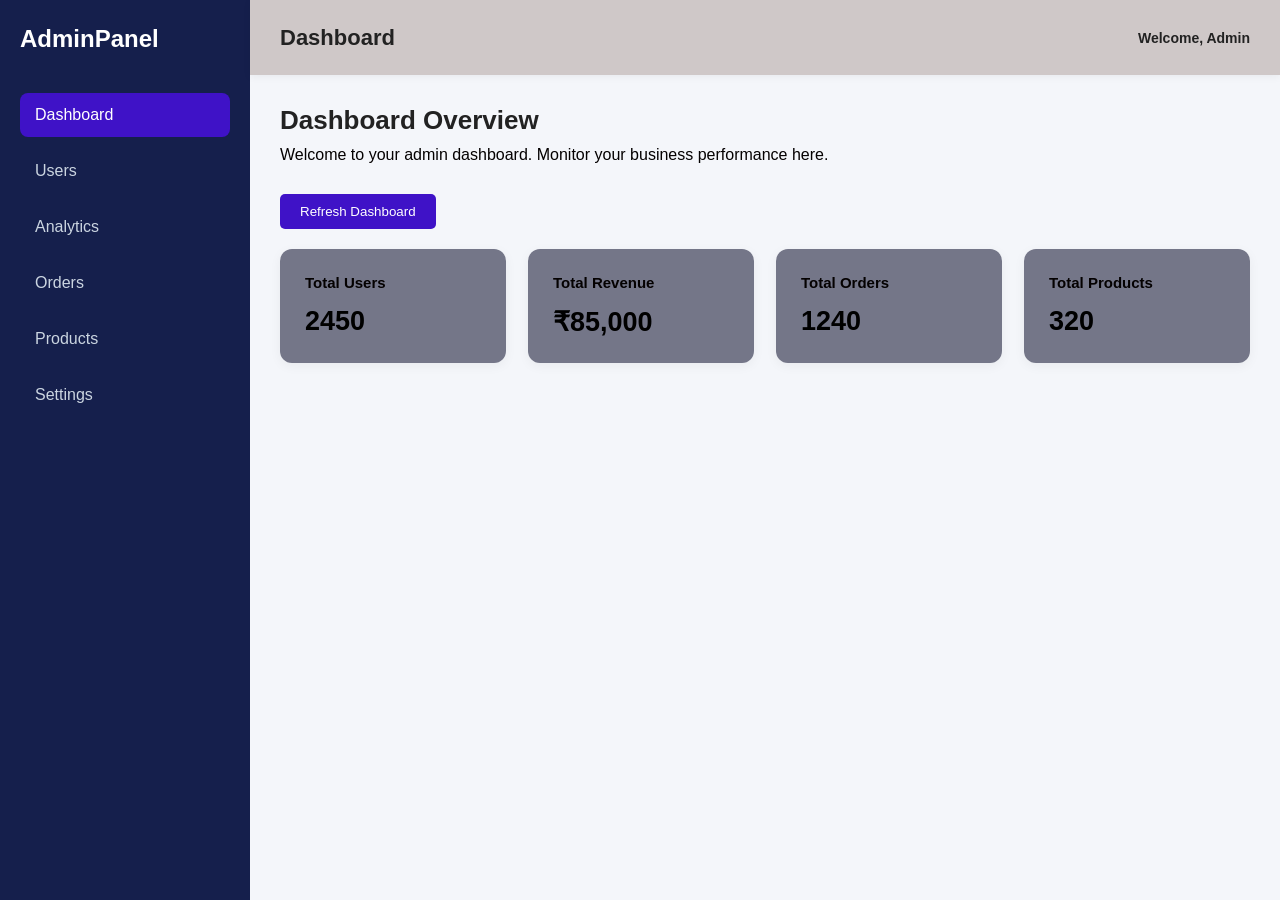
<file: index.html>
<!DOCTYPE html>
<html lang="en">
<head>
    <meta charset="UTF-8">
    <meta name="viewport" content="width=device-width, initial-scale=1.0">
    <title>Admin Dashboard</title>
    <link rel="stylesheet" href="style.css">
</head>
<body>
    <!-- Main Application Container -->
    <div class="dashboard-container">
        <!-- Sidebar -->
        <aside class="sidebar">
            <div class="logo">
                <h2>AdminPanel</h2>
            </div>
            <nav class="sidebar-nav">
                <a href="#" class="active">Dashboard</a>
                <a href="users.html">Users</a>
                <a href="analytics.html">Analytics</a>
                <a href="orders.html">Orders</a>
                <a href="products.html">Products</a>
                <a href="settings.html">Settings</a>
            </nav>
        </aside>
        <!-- Main Content -->
        <main class="main-content">
            <!-- Top Navbar -->
            <header class="top-navbar">
                <h2>Dashboard</h2>
                <div class="admin-profile">
                    <span>Welcome, Admin</span>
                </div>
            </header>
  <!-- Dashboard Content -->
            <section class="dashboard-content">
                <h1>Dashboard Overview</h1>
                <p>
                    Welcome to your admin dashboard.
                    Monitor your business performance here.
                </p>
                <button id="refreshBtn"> Refresh Dashboard </button>
 <!-- Statistics Cards -->
               <div class="stats-container">
    <article class="stat-card">
        <h3>Total Users</h3>
        <p id="totalUsers">0</p>
    </article>

    <article class="stat-card">
        <h3>Total Revenue</h3>
        <p id="totalRevenue">0</p>
    </article>

    <article class="stat-card">
        <h3>Total Orders</h3>
        <p id="totalOrders">0</p>
    </article>

    <article class="stat-card">
        <h3>Total Products</h3>
        <p id="totalProducts">0</p>
    </article>
</div>
            </section>
        </main>
    <script src="app.js"></script>
</body>
</html>
</file>
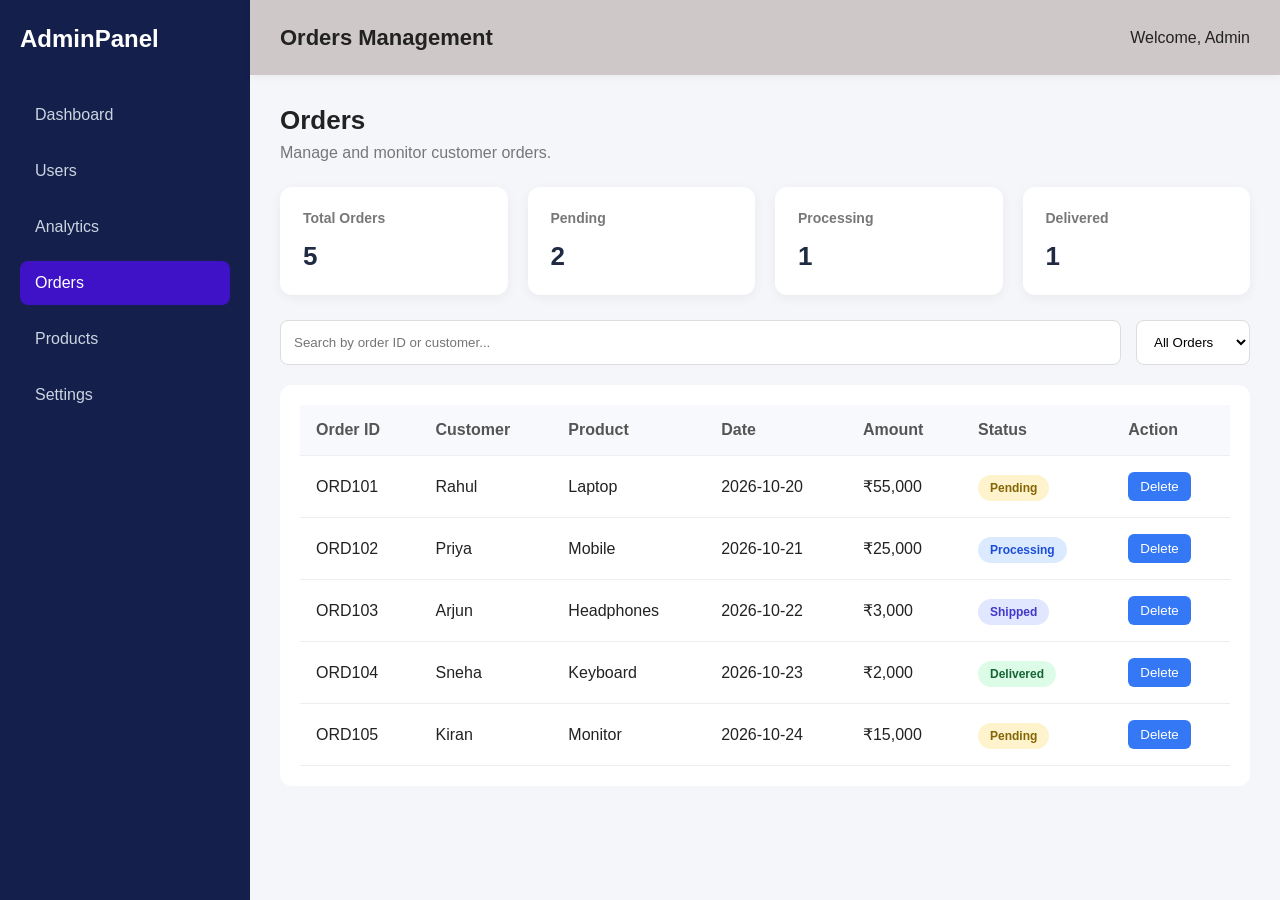
<file: orders.html>
<!DOCTYPE html>
<html lang="en">

<head>
    <meta charset="UTF-8">
    <meta name="viewport" content="width=device-width, initial-scale=1.0">

    <title>Orders - AdminPanel</title>

    <link rel="stylesheet" href="style.css">
    <link rel="stylesheet" href="orders.css">
</head>

<body>

    <div class="dashboard-container">

        <!-- Sidebar -->
        <aside class="sidebar">

            <div class="logo">
                <h2>AdminPanel</h2>
            </div>

            <nav class="sidebar-nav">

                <a href="index.html">Dashboard</a>
                <a href="users.html">Users</a>
                <a href="analytics.html">Analytics</a>
                <a href="orders.html" class="active">Orders</a>
                <a href="products.html">Products</a>
                <a href="settings.html">Settings</a>

            </nav>

        </aside>


        <!-- Main Content -->
        <main class="main-content">

            <header class="top-navbar">
                <h2>Orders Management</h2>
                <span>Welcome, Admin</span>
            </header>


            <section class="orders-content">

                <div class="orders-header">

                    <div>
                        <h1>Orders</h1>
                        <p>Manage and monitor customer orders.</p>
                    </div>

                </div>


                <!-- Order Statistics -->

                <div class="order-stats">

                    <article class="order-stat-card">
                        <h3>Total Orders</h3>
                        <p id="totalOrders">0</p>
                    </article>

                    <article class="order-stat-card">
                        <h3>Pending</h3>
                        <p id="pendingOrders">0</p>
                    </article>

                    <article class="order-stat-card">
                        <h3>Processing</h3>
                        <p id="processingOrders">0</p>
                    </article>

                    <article class="order-stat-card">
                        <h3>Delivered</h3>
                        <p id="deliveredOrders">0</p>
                    </article>

                </div>


                <!-- Search and Filter -->

                <div class="order-controls">

                    <input
                        type="text"
                        id="searchOrder"
                        placeholder="Search by order ID or customer..."
                    >

                    <select id="statusFilter">

                        <option value="All">All Orders</option>
                        <option value="Pending">Pending</option>
                        <option value="Processing">Processing</option>
                        <option value="Shipped">Shipped</option>
                        <option value="Delivered">Delivered</option>

                    </select>

                </div>


                <!-- Orders Table -->

                <div class="order-table-container">

                    <table>

                        <thead>

                            <tr>
                                <th>Order ID</th>
                                <th>Customer</th>
                                <th>Product</th>
                                <th>Date</th>
                                <th>Amount</th>
                                <th>Status</th>
                                <th>Action</th>
                            </tr>

                        </thead>

                        <tbody id="orderTableBody">

                        </tbody>

                    </table>

                </div>

            </section>

        </main>

    </div>


    <script src="orders.js"></script>

</body>
</html>
</file>
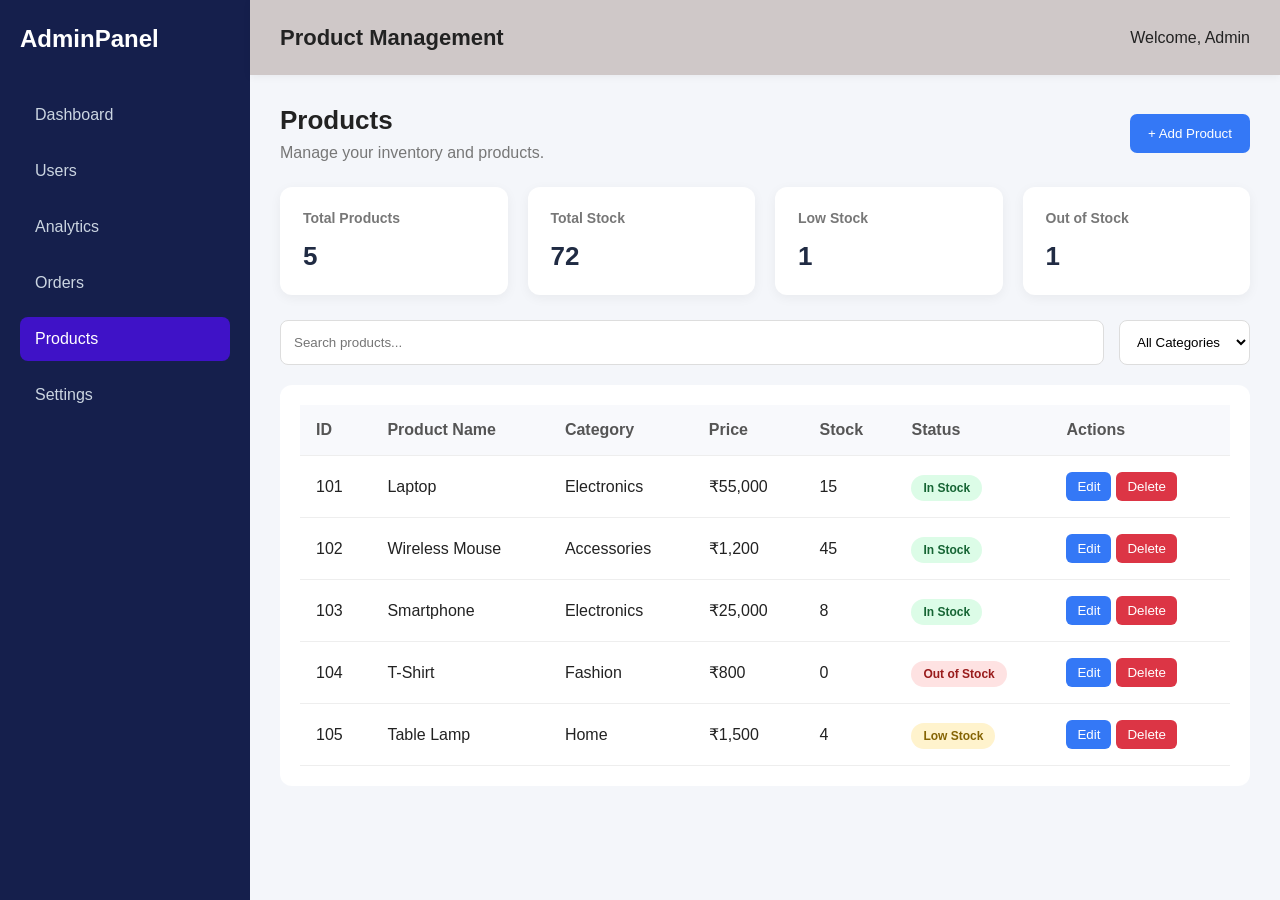
<file: products.html>
<!DOCTYPE html>
<html lang="en">

<head>
    <meta charset="UTF-8">
    <meta name="viewport" content="width=device-width, initial-scale=1.0">

    <title>Products - AdminPanel</title>

    <link rel="stylesheet" href="style.css">
    <link rel="stylesheet" href="products.css">
</head>

<body>

    <div class="dashboard-container">

        <!-- Sidebar -->
        <aside class="sidebar">

            <div class="logo">
                <h2>AdminPanel</h2>
            </div>

            <nav class="sidebar-nav">

                <a href="index.html">Dashboard</a>
                <a href="users.html">Users</a>
                <a href="analytics.html">Analytics</a>
                <a href="orders.html">Orders</a>
                <a href="products.html" class="active">Products</a>
                <a href="settings.html">Settings</a>

            </nav>

        </aside>


        <!-- Main Content -->
        <main class="main-content">

            <header class="top-navbar">
                <h2>Product Management</h2>
                <span>Welcome, Admin</span>
            </header>


            <section class="products-content">

                <!-- Page Heading -->

                <div class="products-header">

                    <div>
                        <h1>Products</h1>
                        <p>Manage your inventory and products.</p>
                    </div>

                    <button id="addProductBtn">
                        + Add Product
                    </button>

                </div>


                <!-- Statistics -->

                <div class="product-stats">

                    <article class="product-stat-card">
                        <h3>Total Products</h3>
                        <p id="totalProducts">0</p>
                    </article>

                    <article class="product-stat-card">
                        <h3>Total Stock</h3>
                        <p id="totalStock">0</p>
                    </article>

                    <article class="product-stat-card">
                        <h3>Low Stock</h3>
                        <p id="lowStock">0</p>
                    </article>

                    <article class="product-stat-card">
                        <h3>Out of Stock</h3>
                        <p id="outOfStock">0</p>
                    </article>

                </div>


                <!-- Search and Filter -->

                <div class="product-controls">

                    <input
                        type="text"
                        id="searchProduct"
                        placeholder="Search products..."
                    >

                    <select id="categoryFilter">

                        <option value="All">All Categories</option>
                        <option value="Electronics">Electronics</option>
                        <option value="Accessories">Accessories</option>
                        <option value="Fashion">Fashion</option>
                        <option value="Home">Home</option>

                    </select>

                </div>


                <!-- Product Table -->

                <div class="product-table-container">

                    <table>

                        <thead>
                            <tr>
                                <th>ID</th>
                                <th>Product Name</th>
                                <th>Category</th>
                                <th>Price</th>
                                <th>Stock</th>
                                <th>Status</th>
                                <th>Actions</th>
                            </tr>
                        </thead>

                        <tbody id="productTableBody">

                        </tbody>

                    </table>

                </div>


                <!-- Add / Edit Product Modal -->

                <div id="productModal" class="modal">

                    <div class="modal-content">

                        <h2 id="modalTitle">Add Product</h2>

                        <form id="productForm">

                            <input type="hidden" id="productId">

                            <label>Product Name</label>

                            <input
                                type="text"
                                id="productName"
                                required
                            >

                            <label>Category</label>

                            <select id="productCategory" required>

                                <option value="">Select Category</option>
                                <option value="Electronics">Electronics</option>
                                <option value="Accessories">Accessories</option>
                                <option value="Fashion">Fashion</option>
                                <option value="Home">Home</option>

                            </select>

                            <label>Price (₹)</label>

                            <input
                                type="number"
                                id="productPrice"
                                min="0.01"
                                step="0.01"
                                required
                            >

                            <label>Stock Quantity</label>

                            <input
                                type="number"
                                id="productStock"
                                min="0"
                                step="1"
                                required
                            >

                            <div class="form-actions">

                                <button type="submit">
                                    Save Product
                                </button>

                                <button type="button" id="cancelBtn">
                                    Cancel
                                </button>

                            </div>

                        </form>

                    </div>

                </div>

            </section>

        </main>

    </div>


    <script src="products.js"></script>

</body>
</html>
</file>
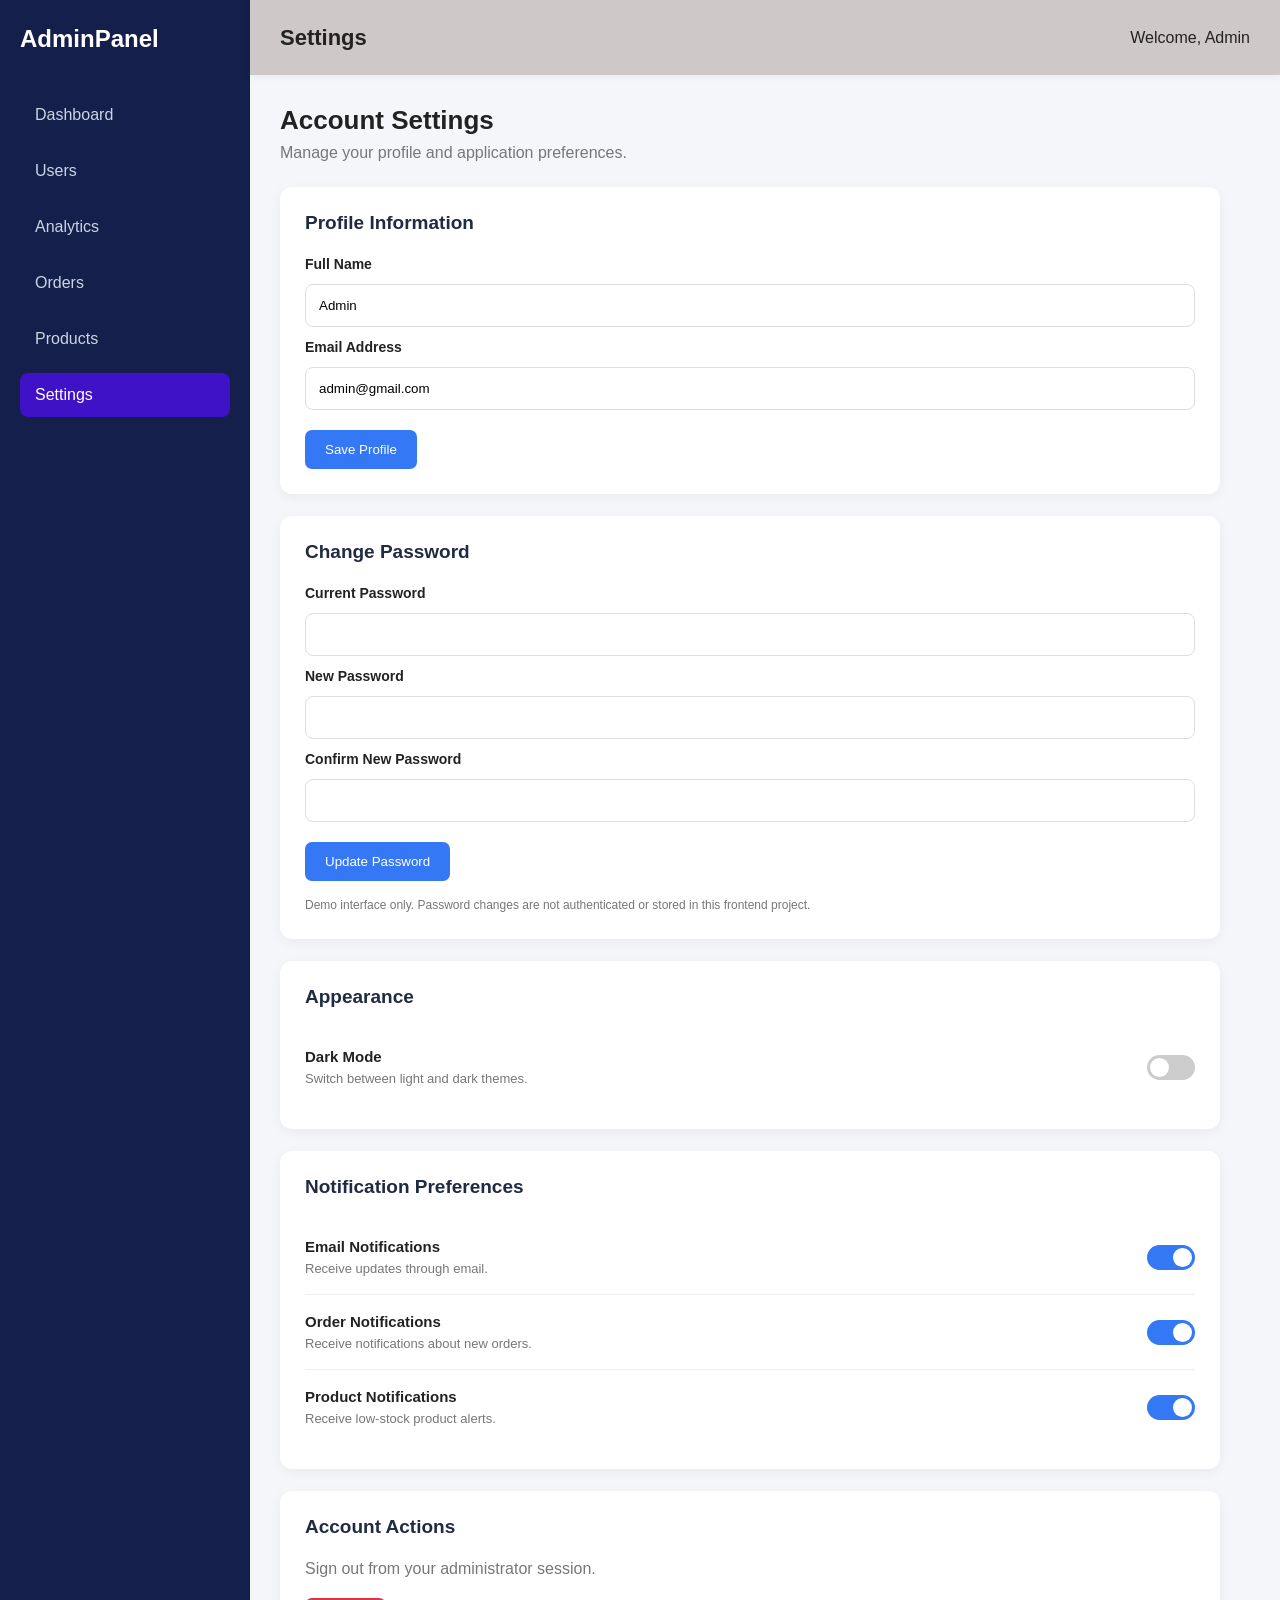
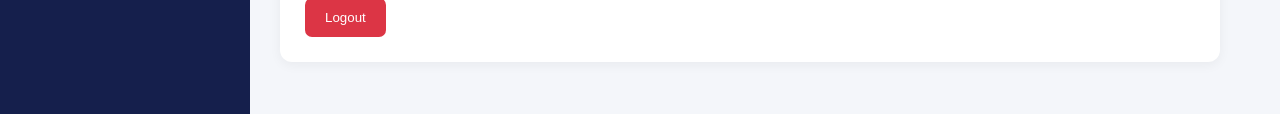
<file: settings.html>
<!DOCTYPE html>
<html lang="en">

<head>
    <meta charset="UTF-8">
    <meta name="viewport" content="width=device-width, initial-scale=1.0">

    <title>Settings - AdminPanel</title>

    <link rel="stylesheet" href="style.css">
    <link rel="stylesheet" href="settings.css">
</head>

<body>

<div class="dashboard-container">

    <!-- Sidebar -->
    <aside class="sidebar">

        <div class="logo">
            <h2>AdminPanel</h2>
        </div>

        <nav class="sidebar-nav">
            <a href="index.html">Dashboard</a>
            <a href="users.html">Users</a>
            <a href="analytics.html">Analytics</a>
            <a href="orders.html">Orders</a>
            <a href="products.html">Products</a>
            <a href="settings.html" class="active">Settings</a>
        </nav>

    </aside>


    <!-- Main Content -->
    <main class="main-content">

        <header class="top-navbar">
            <h2>Settings</h2>
            <span id="navbarAdmin">Welcome, Admin</span>
        </header>


        <section class="settings-content">

            <div class="settings-heading">
                <h1>Account Settings</h1>
                <p>Manage your profile and application preferences.</p>
            </div>


            <!-- Profile Settings -->
            <div class="settings-card">

                <h2>Profile Information</h2>

                <form id="profileForm">

                    <label for="adminName">Full Name</label>

                    <input
                        type="text"
                        id="adminName"
                        required
                    >

                    <label for="adminEmail">Email Address</label>

                    <input
                        type="email"
                        id="adminEmail"
                        required
                    >

                    <button type="submit">
                        Save Profile
                    </button>

                </form>

            </div>


            <!-- Password Settings -->
            <div class="settings-card">

                <h2>Change Password</h2>

                <form id="passwordForm">

                    <label for="currentPassword">
                        Current Password
                    </label>

                    <input
                        type="password"
                        id="currentPassword"
                        required
                    >

                    <label for="newPassword">
                        New Password
                    </label>

                    <input
                        type="password"
                        id="newPassword"
                        minlength="8"
                        required
                    >

                    <label for="confirmPassword">
                        Confirm New Password
                    </label>

                    <input
                        type="password"
                        id="confirmPassword"
                        minlength="8"
                        required
                    >

                    <button type="submit">
                        Update Password
                    </button>

                </form>

                <p class="settings-note">
                    Demo interface only. Password changes are not
                    authenticated or stored in this frontend project.
                </p>

            </div>


            <!-- Appearance Settings -->
            <div class="settings-card">

                <h2>Appearance</h2>

                <div class="setting-row">

                    <div>
                        <h3>Dark Mode</h3>
                        <p>Switch between light and dark themes.</p>
                    </div>

                    <label class="switch">
                        <input type="checkbox" id="themeToggle">
                        <span class="slider"></span>
                    </label>

                </div>

            </div>


            <!-- Notification Settings -->
            <div class="settings-card">

                <h2>Notification Preferences</h2>

                <div class="setting-row">

                    <div>
                        <h3>Email Notifications</h3>
                        <p>Receive updates through email.</p>
                    </div>

                    <label class="switch">
                        <input type="checkbox" id="emailNotifications">
                        <span class="slider"></span>
                    </label>

                </div>


                <div class="setting-row">

                    <div>
                        <h3>Order Notifications</h3>
                        <p>Receive notifications about new orders.</p>
                    </div>

                    <label class="switch">
                        <input type="checkbox" id="orderNotifications">
                        <span class="slider"></span>
                    </label>

                </div>


                <div class="setting-row">

                    <div>
                        <h3>Product Notifications</h3>
                        <p>Receive low-stock product alerts.</p>
                    </div>

                    <label class="switch">
                        <input type="checkbox" id="productNotifications">
                        <span class="slider"></span>
                    </label>

                </div>

            </div>


            <!-- Logout -->
            <div class="settings-card logout-card">

                <h2>Account Actions</h2>

                <p>Sign out from your administrator session.</p>

                <button type="button" id="logoutBtn">
                    Logout
                </button>

            </div>

        </section>

    </main>

</div>


<script src="settings.js"></script>

</body>
</html>
</file>
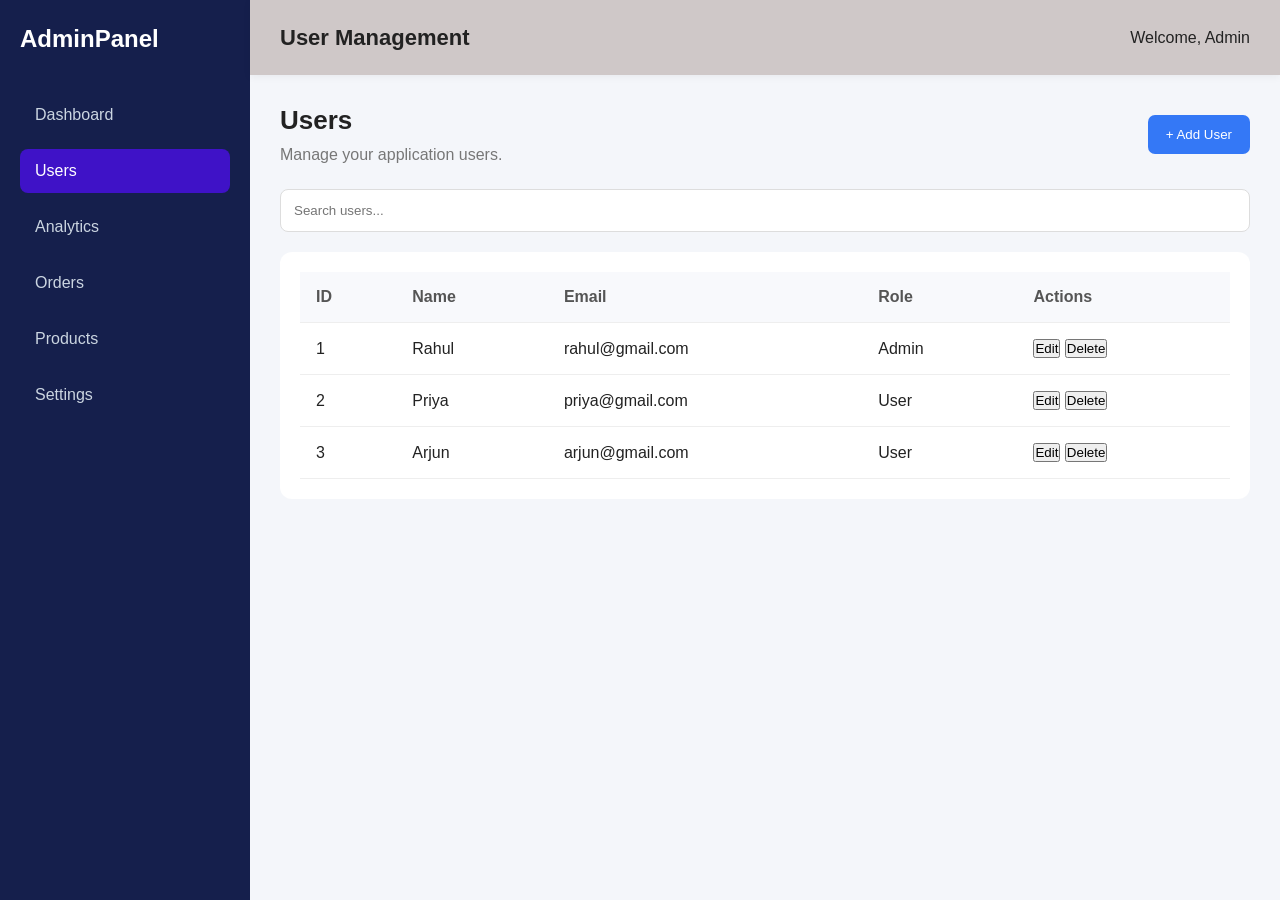
<file: users.html>
<!DOCTYPE html>
<html lang="en">

<head>
    <meta charset="UTF-8">
    <meta name="viewport" content="width=device-width, initial-scale=1.0">

    <title>User Management</title>

    <link rel="stylesheet" href="style.css">
    <link rel="stylesheet" href="users.css">
</head>

<body>

    <div class="dashboard-container">

        <aside class="sidebar">

            <div class="logo">
                <h2>AdminPanel</h2>
            </div>

            <nav class="sidebar-nav">
                <a href="index.html">Dashboard</a>
                <a href="users.html" class="active">Users</a>
                <a href="analytics.html">Analytics</a>
                <a href="orders.html">Orders</a>
                <a href="products.html">Products</a>
                <a href="settings.html">Settings</a>
            </nav>

        </aside>

        <main class="main-content">

            <header class="top-navbar">
                <h2>User Management</h2>
                <span>Welcome, Admin</span>
            </header>

            <section class="dashboard-content">

                <div class="user-header">

                    <div>
                        <h1>Users</h1>
                        <p>Manage your application users.</p>
                    </div>

                    <button id="addUserBtn">
                        + Add User
                    </button>

                </div>

                <input
                    type="text"
                    id="searchInput"
                    placeholder="Search users..."
                >

                <div class="table-container">

                    <table>

                        <thead>
                            <tr>
                                <th>ID</th>
                                <th>Name</th>
                                <th>Email</th>
                                <th>Role</th>
                                <th>Actions</th>
                            </tr>
                        </thead>

                        <tbody id="userTableBody">
                            <!-- JavaScript will insert users here -->
                        </tbody>

                    </table>

                </div>

                <!-- User Form -->

                <div id="userModal" class="modal">

                    <div class="modal-content">

                        <h2 id="modalTitle">Add User</h2>

                        <form id="userForm">

                            <input type="hidden" id="userId">

                            <label>Name</label>
                            <input type="text" id="name" required>

                            <label>Email</label>
                            <input type="email" id="email" required>

                            <label>Role</label>
                            <select id="role">
                                <option value="User">User</option>
                                <option value="Admin">Admin</option>
                            </select>

                            <button type="submit">Save User</button>

                            <button type="button" id="cancelBtn">
                                Cancel
                            </button>

                        </form>

                    </div>

                </div>

            </section>

        </main>

    </div>

    <script src="users.js"></script>

</body>
</html>
</file>
<file: style.css>
/* Reset default browser styles */

* {
    margin: 0;
    padding: 0;
    box-sizing: border-box;
}

body {
    font-family: Arial, sans-serif;
    background-color: #f4f6fa;
    color: #222;
}
.dashboard-container {
    display: flex;
    min-height: 100vh;
}
.sidebar {
    width: 250px;
    background-color: #0e1847f7;
    color: white;
    padding: 25px 20px;
    flex-shrink: 0;
}

.logo h2 {
    font-size: 24px;
    margin-bottom: 40px;
}

.sidebar-nav {
    display: flex;
    flex-direction: column;
    gap: 12px;
}

.sidebar-nav a {
    text-decoration: none;
    color: #cbd5e1;
    padding: 13px 15px;
    border-radius: 8px;
    transition: 0.3s;
}

.sidebar-nav a:hover,
.sidebar-nav a.active {
    background-color: #3f12c7;
    color: white;
}
.main-content {
    flex: 1;
    min-width: 0;
}

.top-navbar {
    height: 75px;
    background-color: rgb(207, 200, 200);
    padding: 0 30px;
    display: flex;
    justify-content: space-between;
    align-items: center;
    box-shadow: 0 2px 8px rgba(0, 0, 0, 0.05);
}

.top-navbar h2 {
    font-size: 22px;
}

.admin-profile {
    font-size: 14px;
    font-weight: bold;
}
.dashboard-content {
    padding: 30px;
    
}

.dashboard-content h1 {
    font-size: 26px;
    margin-bottom: 10px;
}

.dashboard-content > p {
    color: #040101;
    margin-bottom: 30px;
}
button#refreshBtn {
    background-color: #3f12c7;
    color: white;
    border: none;
    padding: 10px 20px;
    border-radius: 5px;
    cursor: pointer;
    transition: background-color 0.3s;
    margin-bottom: 20px;
}

.stats-container {
    display: grid;
    grid-template-columns: repeat(4, 1fr);
    gap: 22px;
}

.stat-card {
    background-color: rgb(116, 118, 136);
    padding: 25px;
    border-radius: 12px;
    box-shadow: 0 3px 12px rgba(0, 0, 0, 0.05);
    transition: transform 0.3s;
}

.stat-card:hover {
    transform: translateY(-5px);
}

.stat-card h3 {
    color: #040101;
    font-size: 15px;
    margin-bottom: 15px;
}

.stat-card p {
    font-size: 27px;
    font-weight: bold;
    color: #000000;
}   

/* Responsive Design */

@media (max-width: 1000px) {
    .stats-container {
        grid-template-columns: repeat(2, 1fr);
    }
}

@media (max-width: 650px) {
    .sidebar {
        width: 170px;
        padding: 20px 10px;
    }

    .dashboard-content {
        padding: 18px;
    }

    .stats-container {
        grid-template-columns: 1fr;
    }

    .top-navbar {
        padding: 0 15px;
    }
}
</file>
<file: orders.css>
.orders-content {
    padding: 30px;
}

.orders-header {
    margin-bottom: 25px;
}

.orders-header h1 {
    font-size: 26px;
    margin-bottom: 8px;
}

.orders-header p {
    color: #777;
}


/* Statistics */

.order-stats {
    display: grid;
    grid-template-columns: repeat(4, 1fr);
    gap: 20px;
    margin-bottom: 25px;
}

.order-stat-card {
    background: white;
    padding: 23px;
    border-radius: 12px;
    box-shadow: 0 3px 12px rgba(0, 0, 0, 0.05);
}

.order-stat-card h3 {
    font-size: 14px;
    color: #777;
    margin-bottom: 15px;
}

.order-stat-card p {
    font-size: 26px;
    font-weight: bold;
    color: #202b43;
}


/* Search and Filter */

.order-controls {
    display: flex;
    gap: 15px;
    margin-bottom: 20px;
}

.order-controls input {
    flex: 1;
    padding: 13px;
    border: 1px solid #ddd;
    border-radius: 8px;
}

.order-controls select {
    padding: 13px;
    border: 1px solid #ddd;
    border-radius: 8px;
    background: white;
}


/* Table */

.order-table-container {
    background: white;
    padding: 20px;
    border-radius: 12px;
    overflow-x: auto;
}

.order-table-container table {
    width: 100%;
    border-collapse: collapse;
    text-align: left;
}

.order-table-container th,
.order-table-container td {
    padding: 16px;
    border-bottom: 1px solid #eee;
    white-space: nowrap;
}

.order-table-container th {
    background: #f8f9fc;
    color: #555;
}


/* Status badges */

.status {
    padding: 6px 12px;
    border-radius: 20px;
    font-size: 12px;
    font-weight: bold;
}

.pending {
    background: #fff3cd;
    color: #856404;
}

.processing {
    background: #dbeafe;
    color: #1d4ed8;
}

.shipped {
    background: #e0e7ff;
    color: #4338ca;
}

.delivered {
    background: #dcfce7;
    color: #166534;
}


/* Action buttons */

.action-btn {
    padding: 7px 12px;
    border: none;
    border-radius: 6px;
    cursor: pointer;
    background: #3478f6;
    color: white;
}

@media (max-width: 1000px) {
    .order-stats {
        grid-template-columns: repeat(2, 1fr);
    }
}

@media (max-width: 650px) {
    .orders-content {
        padding: 18px;
    }

    .order-stats {
        grid-template-columns: 1fr;
    }

    .order-controls {
        flex-direction: column;
    }
}
</file>
<file: products.css>
/* Main Content */

.products-content {
    padding: 30px;
}

.products-header {
    display: flex;
    justify-content: space-between;
    align-items: center;
    margin-bottom: 25px;
}

.products-header h1 {
    font-size: 26px;
    margin-bottom: 8px;
}

.products-header p {
    color: #777;
}


/* Add Product Button */

#addProductBtn,
#productForm button {
    background: #3478f6;
    color: white;
    border: none;
    padding: 12px 18px;
    border-radius: 7px;
    cursor: pointer;
}


/* Statistics Cards */

.product-stats {
    display: grid;
    grid-template-columns: repeat(4, 1fr);
    gap: 20px;
    margin-bottom: 25px;
}

.product-stat-card {
    background: white;
    padding: 23px;
    border-radius: 12px;
    box-shadow: 0 3px 12px rgba(0, 0, 0, 0.05);
}

.product-stat-card h3 {
    font-size: 14px;
    color: #777;
    margin-bottom: 15px;
}

.product-stat-card p {
    font-size: 26px;
    font-weight: bold;
    color: #202b43;
}


/* Search and Filter */

.product-controls {
    display: flex;
    gap: 15px;
    margin-bottom: 20px;
}

.product-controls input {
    flex: 1;
    padding: 13px;
    border: 1px solid #ddd;
    border-radius: 8px;
}

.product-controls select {
    padding: 13px;
    border: 1px solid #ddd;
    border-radius: 8px;
    background: white;
}


/* Product Table */

.product-table-container {
    background: white;
    padding: 20px;
    border-radius: 12px;
    overflow-x: auto;
}

.product-table-container table {
    width: 100%;
    border-collapse: collapse;
    text-align: left;
}

.product-table-container th,
.product-table-container td {
    padding: 16px;
    border-bottom: 1px solid #eee;
    white-space: nowrap;
}

.product-table-container th {
    background: #f8f9fc;
    color: #555;
}


/* Stock Status */

.stock-status {
    padding: 6px 12px;
    border-radius: 20px;
    font-size: 12px;
    font-weight: bold;
}

.in-stock {
    background: #dcfce7;
    color: #166534;
}

.low-stock {
    background: #fff3cd;
    color: #856404;
}

.out-of-stock {
    background: #fee2e2;
    color: #991b1b;
}


/* Action Buttons */

.edit-btn,
.delete-btn {
    border: none;
    padding: 7px 11px;
    border-radius: 6px;
    cursor: pointer;
    color: white;
    margin-right: 5px;
}

.edit-btn {
    background: #3478f6;
}

.delete-btn {
    background: #dc3545;
}


/* Modal */

.modal {
    display: none;
    position: fixed;
    inset: 0;
    background: rgba(0, 0, 0, 0.5);
    justify-content: center;
    align-items: center;
    padding: 20px;
    z-index: 1000;
}

.modal-content {
    background: white;
    width: 100%;
    max-width: 430px;
    max-height: 90vh;
    overflow-y: auto;
    padding: 25px;
    border-radius: 12px;
}

.modal-content h2 {
    margin-bottom: 20px;
}

#productForm {
    display: flex;
    flex-direction: column;
    gap: 10px;
}

#productForm input,
#productForm select {
    padding: 12px;
    border: 1px solid #ddd;
    border-radius: 7px;
    margin-bottom: 8px;
}

.form-actions {
    display: flex;
    gap: 10px;
    margin-top: 10px;
}

#productForm #cancelBtn {
    background: #64748b;
}


/* Responsive Design */

@media (max-width: 1000px) {

    .product-stats {
        grid-template-columns: repeat(2, 1fr);
    }

}

@media (max-width: 650px) {

    .products-content {
        padding: 18px;
    }

    .products-header {
        align-items: flex-start;
        flex-direction: column;
        gap: 15px;
    }

    .product-stats {
        grid-template-columns: 1fr;
    }

    .product-controls {
        flex-direction: column;
    }

}
</file>
<file: settings.css>
/* Settings Main Content */

.settings-content {
    padding: 30px;
    max-width: 1000px;
}

.settings-heading {
    margin-bottom: 25px;
}

.settings-heading h1 {
    font-size: 26px;
    margin-bottom: 8px;
}

.settings-heading p {
    color: #777;
}


/* Settings Cards */

.settings-card {
    background: white;
    padding: 25px;
    border-radius: 12px;
    margin-bottom: 22px;
    box-shadow: 0 3px 12px rgba(0, 0, 0, 0.05);
}

.settings-card h2 {
    font-size: 19px;
    margin-bottom: 22px;
    color: #202b43;
}


/* Forms */

.settings-card form {
    display: flex;
    flex-direction: column;
    gap: 12px;
}

.settings-card form label {
    font-size: 14px;
    font-weight: 600;
}

.settings-card input:not([type="checkbox"]) {
    width: 100%;
    padding: 13px;
    border: 1px solid #ddd;
    border-radius: 8px;
    outline: none;
}

.settings-card input:focus {
    border-color: #3478f6;
}

.settings-card button {
    width: fit-content;
    padding: 12px 20px;
    background: #3478f6;
    color: white;
    border: none;
    border-radius: 7px;
    cursor: pointer;
    margin-top: 8px;
}

.settings-card button:hover {
    background: #2563eb;
}


/* Setting Rows */

.setting-row {
    display: flex;
    justify-content: space-between;
    align-items: center;
    gap: 20px;
    padding: 18px 0;
    border-bottom: 1px solid #eee;
}

.setting-row:last-child {
    border-bottom: none;
}

.setting-row h3 {
    font-size: 15px;
    margin-bottom: 6px;
}

.setting-row p {
    font-size: 13px;
    color: #777;
}


/* Toggle Switch */

.switch {
    position: relative;
    display: inline-block;
    width: 48px;
    height: 25px;
    flex-shrink: 0;
}

.switch input {
    opacity: 0;
    width: 0;
    height: 0;
}

.slider {
    position: absolute;
    cursor: pointer;
    inset: 0;
    background: #ccc;
    border-radius: 25px;
    transition: 0.3s;
}

.slider::before {
    content: "";
    position: absolute;
    height: 19px;
    width: 19px;
    left: 3px;
    bottom: 3px;
    background: white;
    border-radius: 50%;
    transition: 0.3s;
}

.switch input:checked + .slider {
    background: #3478f6;
}

.switch input:checked + .slider::before {
    transform: translateX(23px);
}


/* Logout */

.logout-card p {
    color: #777;
    margin-bottom: 12px;
}

.logout-card button {
    background: #dc3545;
}

.logout-card button:hover {
    background: #b91c1c;
}


/* Notes */

.settings-note {
    color: #777;
    font-size: 12px;
    margin-top: 15px;
    line-height: 1.5;
}


/* Dark Theme */

body.dark-theme {
    background: #111827;
    color: #f9fafb;
}

body.dark-theme .main-content {
    background: #111827;
}

body.dark-theme .top-navbar,
body.dark-theme .settings-card {
    background: #1f2937;
    color: #f9fafb;
}

body.dark-theme .settings-card h2,
body.dark-theme .setting-row h3 {
    color: #f9fafb;
}

body.dark-theme .setting-row {
    border-color: #374151;
}

body.dark-theme .settings-card input:not([type="checkbox"]) {
    background: #374151;
    color: white;
    border-color: #4b5563;
}

body.dark-theme .settings-heading p,
body.dark-theme .setting-row p,
body.dark-theme .logout-card p,
body.dark-theme .settings-note {
    color: #cbd5e1;
}


/* Responsive */

@media (max-width: 650px) {

    .settings-content {
        padding: 18px;
    }

    .settings-card {
        padding: 18px;
    }

    .setting-row {
        gap: 12px;
    }

}
</file>
<file: users.css>
.user-header {
    display: flex;
    justify-content: space-between;
    align-items: center;
    margin-bottom: 25px;
}

.user-header p {
    color: #777;
    margin-top: 8px;
}

#addUserBtn,
#userForm button {
    background: #3478f6;
    color: white;
    border: none;
    padding: 12px 18px;
    border-radius: 7px;
    cursor: pointer;
}

#searchInput {
    width: 100%;
    padding: 13px;
    border: 1px solid #ddd;
    border-radius: 8px;
    margin-bottom: 20px;
}

.table-container {
    background: white;
    padding: 20px;
    border-radius: 12px;
    overflow-x: auto;
}

table {
    width: 100%;
    border-collapse: collapse;
    text-align: left;
}

th, td {
    padding: 16px;
    border-bottom: 1px solid #eee;
}

th {
    background: #f8f9fc;
    color: #555;
}

.modal {
    display: none;
    position: fixed;
    inset: 0;
    background: rgba(0, 0, 0, 0.5);
    justify-content: center;
    align-items: center;
    padding: 20px;
}

.modal-content {
    background: white;
    width: 100%;
    max-width: 420px;
    padding: 25px;
    border-radius: 12px;
}

.modal-content h2 {
    margin-bottom: 20px;
}

#userForm {
    display: flex;
    flex-direction: column;
    gap: 10px;
}

#userForm input,
#userForm select {
    padding: 12px;
    border: 1px solid #ddd;
    border-radius: 7px;
}

#cancelBtn {
    background: #64748b !important;
}
</file>
